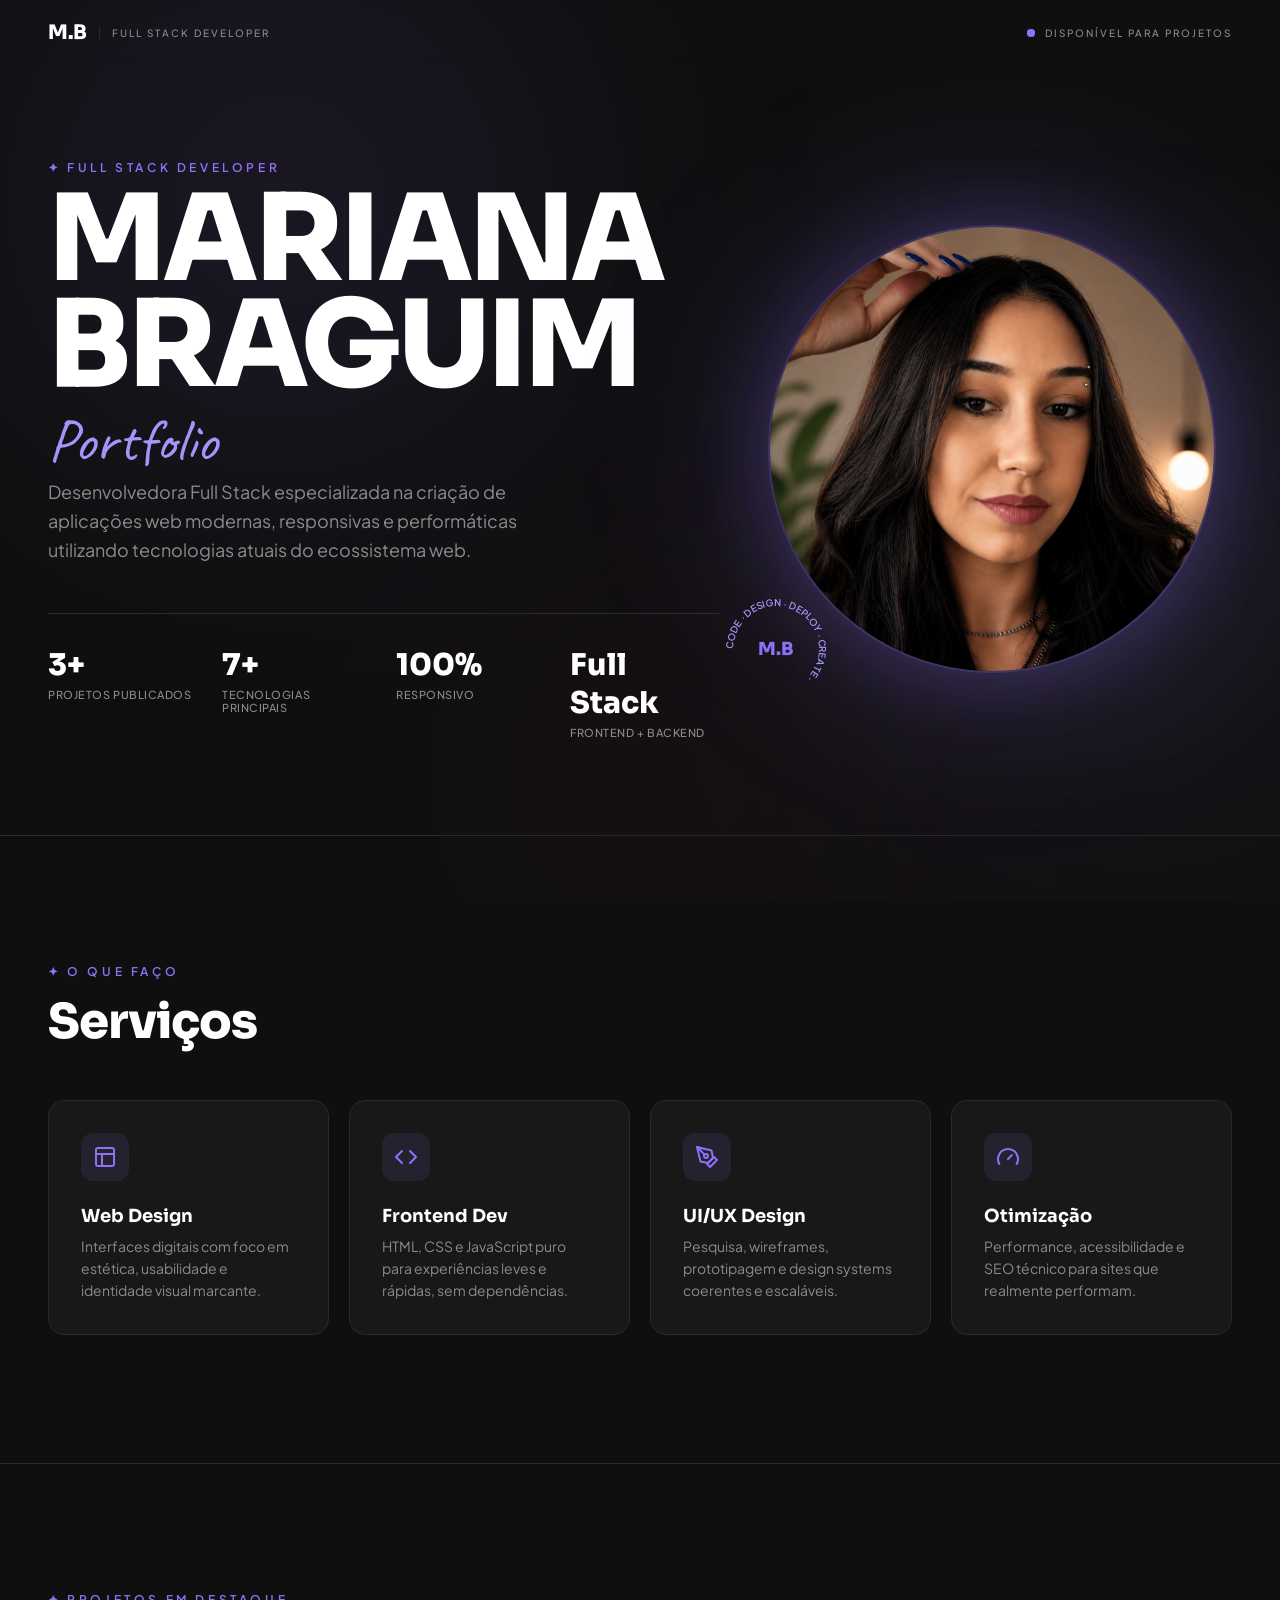
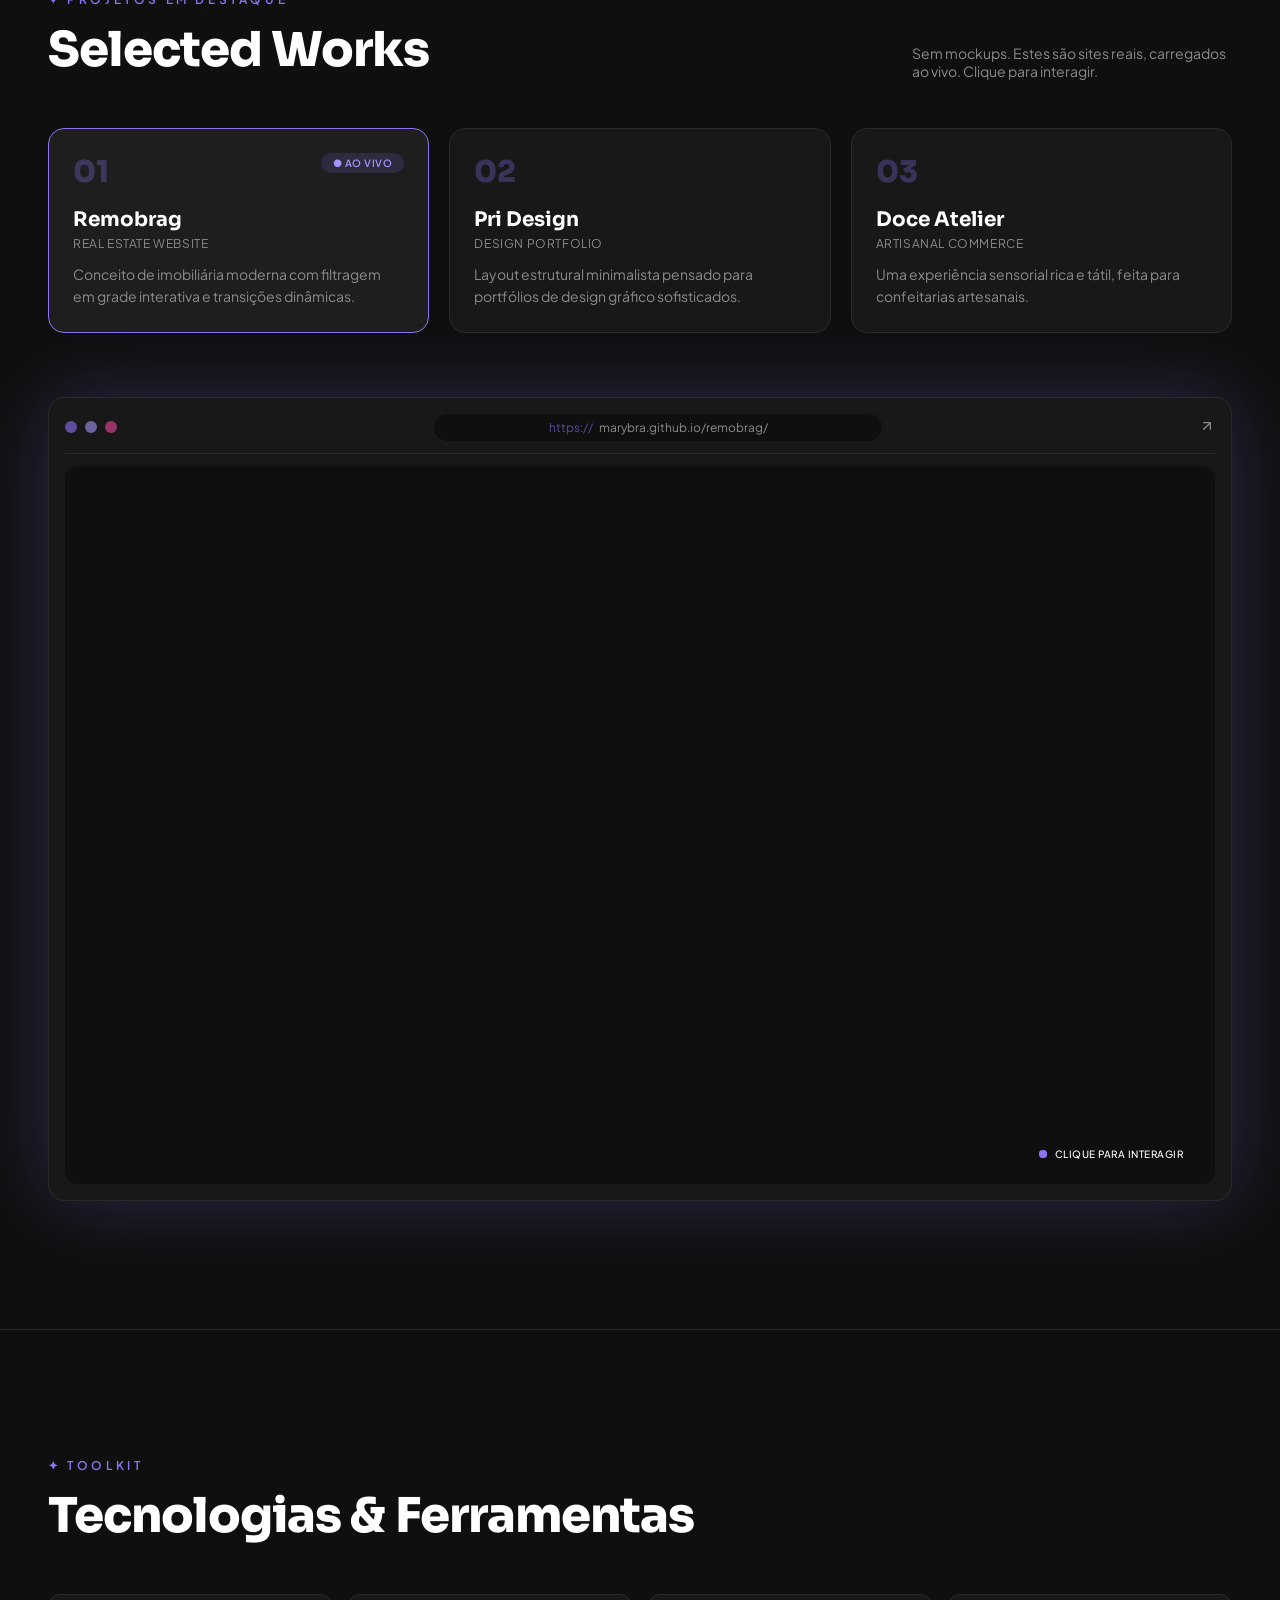
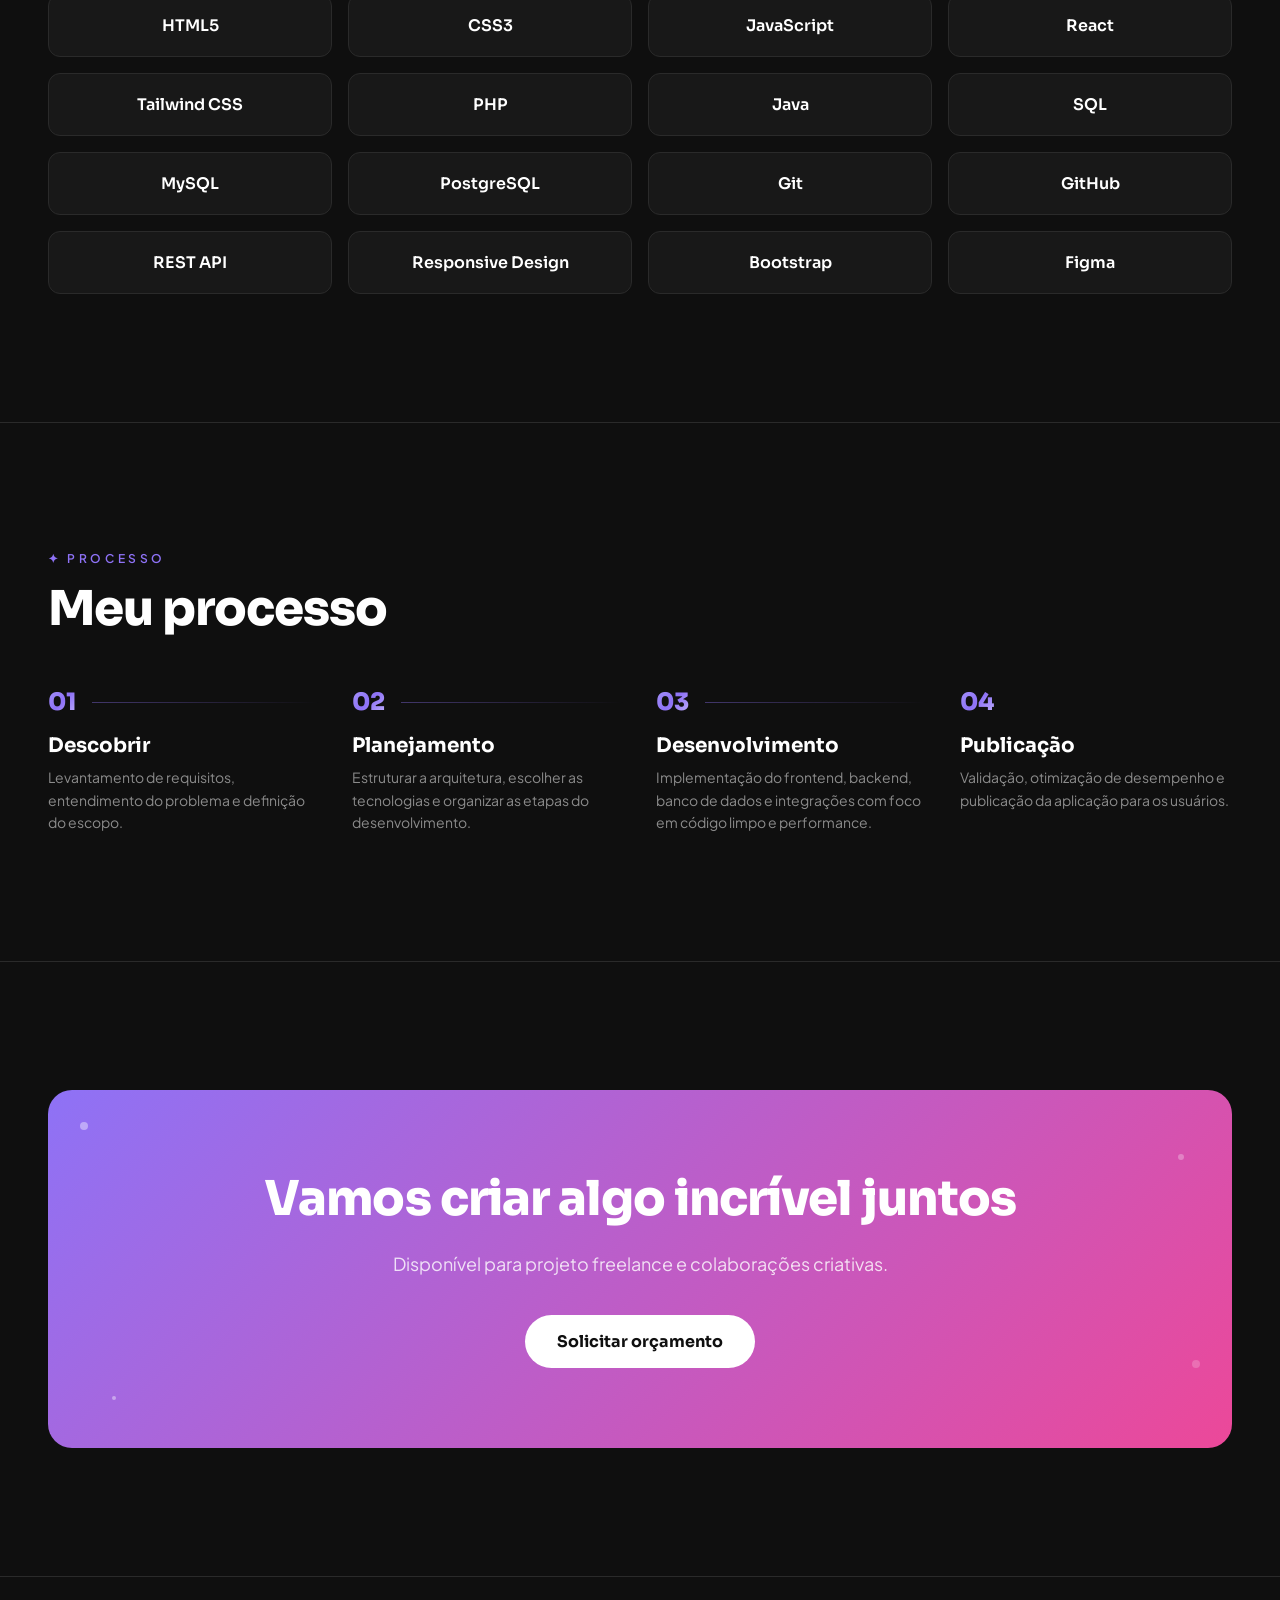
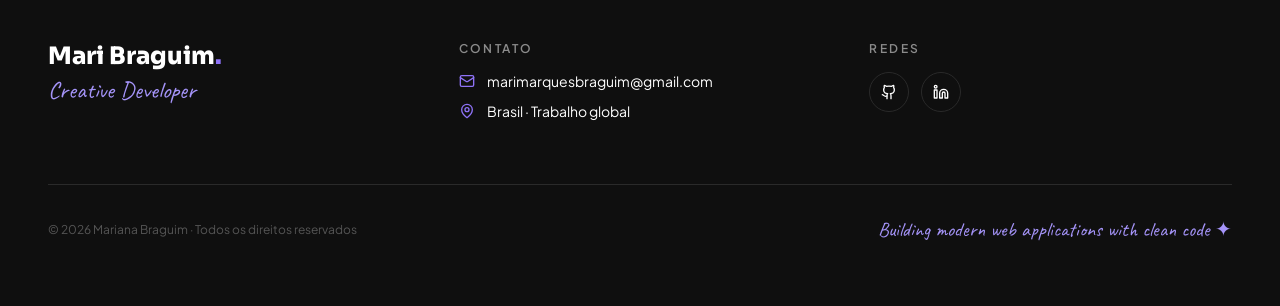
<file: index.html>
<!DOCTYPE html>
<html lang="pt-BR">
<head>
  <meta charset="UTF-8">
  <meta name="viewport" content="width=device-width, initial-scale=1.0">
  <title>Mariana Braguim — Creative Developer</title>
  <meta name="description" content="Portfolio de Mariana 'Mary' Braguim — Full Stack Developer. Crio experiências digitais que inspiram e conectam.">
  <link rel="preconnect" href="https://fonts.googleapis.com">
  <link rel="preconnect" href="https://fonts.gstatic.com" crossorigin>
  <link href="https://fonts.googleapis.com/css2?family=Sora:wght@400;600;700;800&family=Plus+Jakarta+Sans:wght@300;400;500;600;700&family=Caveat:wght@500;600;700&display=swap" rel="stylesheet">
  <link rel="stylesheet" href="styles.css">
</head>
<body>

  <!-- ===== BACKGROUND GLOW ===== -->
  <div class="bg-glow" aria-hidden="true">
    <div class="orb orb-1"></div>
    <div class="orb orb-2"></div>
    <div class="orb orb-3"></div>
  </div>

  <!-- ===== NAV ===== -->
  <nav class="nav">
    <div class="nav-left">
      <span class="nav-logo">M.B</span>
      <span class="nav-label">Full Stack Developer</span>
    </div>
    <div class="nav-right">
      <span class="pulse-dot"></span>
      <span class="nav-status">Disponível para projetos</span>
    </div>
  </nav>

  <!-- ===== HERO ===== -->
  <section class="hero">
    <div class="hero-grid">
      <!-- Left: Text -->
      <div class="hero-text">
        <p class="eyebrow">
        ✦ Full Stack Developer
        </p>

        <h1 class="hero-title">
        <span class="hero-title-line">MARIANA</span>
        <span class="hero-title-line">BRAGUIM</span>
        </h1>

        <p class="hero-script">
        Portfolio
        </p>

        <p class="hero-bio">
        Desenvolvedora Full Stack especializada na criação de aplicações web modernas, responsivas e performáticas utilizando tecnologias atuais do ecossistema web.
        </p>

        <div class="stats">
          <div class="stat">
            <p class="stat-value">3+</p>
            <p class="stat-label">Projetos publicados</p>
          </div>
          <div class="stat">
            <p class="stat-value">7+</p>
            <p class="stat-label">Tecnologias principais</p>
          </div>
          <div class="stat">
            <p class="stat-value">100%</p>
            <p class="stat-label">Responsivo</p>
          </div>
          <div class="stat">
            <p class="stat-value">Full Stack</p>
            <p class="stat-label">Frontend + Backend</p>
          </div>
        </div>
      </div>

      <!-- Right: Portrait + Badge -->
      <div class="hero-portrait-wrap">
        <div class="portrait-glow"></div>
        <!-- SUBSTITUA O src PELA SUA FOTO -->
        <img
          class="portrait"
          src="profile.png"
          alt="Mariana Braguim"
        />
        <div class="rotating-badge">
          <div class="badge-rotate">
            <svg viewBox="0 0 100 100">
              <defs>
                <path id="badge-circle" d="M 50,50 m -38,0 a 38,38 0 1,1 76,0 a 38,38 0 1,1 -76,0" fill="none" />
              </defs>
              <text class="badge-text">
                <textPath href="#badge-circle">CODE · DESIGN · DEPLOY · CREATE ·</textPath>
              </text>
            </svg>
          </div>
          <span class="badge-center">M.B</span>
        </div>
      </div>
    </div>
  </section>

  <!-- ===== SERVICES ===== -->
  <section class="section services">
    <div class="container">
      <p class="eyebrow">✦ O que faço</p>
      <h2 class="section-title">Serviços</h2>
      <div class="cards-grid">
        <div class="service-card">
          <div class="service-icon">
            <svg viewBox="0 0 24 24" fill="none" stroke="currentColor" stroke-width="2" stroke-linecap="round" stroke-linejoin="round"><rect width="18" height="18" x="3" y="3" rx="2"/><path d="M3 9h18"/><path d="M9 21V9"/></svg>
          </div>
          <h3>Web Design</h3>
          <p>Interfaces digitais com foco em estética, usabilidade e identidade visual marcante.</p>
        </div>
        <div class="service-card">
          <div class="service-icon">
            <svg viewBox="0 0 24 24" fill="none" stroke="currentColor" stroke-width="2" stroke-linecap="round" stroke-linejoin="round"><polyline points="16 18 22 12 16 6"/><polyline points="8 6 2 12 8 18"/></svg>
          </div>
          <h3>Frontend Dev</h3>
          <p>HTML, CSS e JavaScript puro para experiências leves e rápidas, sem dependências.</p>
        </div>
        <div class="service-card">
          <div class="service-icon">
            <svg viewBox="0 0 24 24" fill="none" stroke="currentColor" stroke-width="2" stroke-linecap="round" stroke-linejoin="round"><path d="M12 19l7-7 3 3-7 7-3-3z"/><path d="M18 13l-1.5-7.5L2 2l3.5 14.5L13 18l5-5z"/><path d="M2 2l7.586 7.586"/><circle cx="11" cy="11" r="2"/></svg>
          </div>
          <h3>UI/UX Design</h3>
          <p>Pesquisa, wireframes, prototipagem e design systems coerentes e escaláveis.</p>
        </div>
        <div class="service-card">
          <div class="service-icon">
            <svg viewBox="0 0 24 24" fill="none" stroke="currentColor" stroke-width="2" stroke-linecap="round" stroke-linejoin="round"><path d="M12 14l4-4"/><path d="M3.34 19a10 10 0 1 1 17.32 0"/></svg>
          </div>
          <h3>Otimização</h3>
          <p>Performance, acessibilidade e SEO técnico para sites que realmente performam.</p>
        </div>
      </div>
    </div>
  </section>

  <!-- ===== PROJECTS ===== -->
  <section class="section projects" id="projects">
    <div class="container">
      <div class="projects-header">
        <div>
          <p class="eyebrow">✦ Projetos em destaque</p>
          <h2 class="section-title">Selected Works</h2>
        </div>
        <p class="projects-sub">Sem mockups. Estes são sites reais, carregados ao vivo. Clique para interagir.</p>
      </div>

      <div class="project-cards" id="projectCards">
        <button class="project-card active" data-index="0">
          <div class="project-card-top">
            <span class="project-num">01</span>
            <span class="project-live">● Ao vivo</span>
          </div>
          <h3>Remobrag</h3>
          <p class="project-category">Real Estate Website</p>
          <p class="project-desc">Conceito de imobiliária moderna com filtragem em grade interativa e transições dinâmicas.</p>
        </button>
        <button class="project-card" data-index="1">
          <div class="project-card-top">
            <span class="project-num">02</span>
          </div>
          <h3>Pri Design</h3>
          <p class="project-category">Design Portfolio</p>
          <p class="project-desc">Layout estrutural minimalista pensado para portfólios de design gráfico sofisticados.</p>
        </button>
        <button class="project-card" data-index="2">
          <div class="project-card-top">
            <span class="project-num">03</span>
          </div>
          <h3>Doce Atelier</h3>
          <p class="project-category">Artisanal Commerce</p>
          <p class="project-desc">Uma experiência sensorial rica e tátil, feita para confeitarias artesanais.</p>
        </button>
      </div>

      <div class="viewport">
        <div class="browser-header">
          <div class="browser-dots">
            <span class="dot dot-1"></span>
            <span class="dot dot-2"></span>
            <span class="dot dot-3"></span>
          </div>
          <div class="url-bar">
            <span class="url-https">https://</span>
            <span class="url-text" id="urlText">marybra.github.io/remobrag/</span>
          </div>
          <a href="https://marybra.github.io/remobrag/" target="_blank" rel="noopener" class="browser-open" id="browserOpen">
            <svg viewBox="0 0 24 24" fill="none" stroke="currentColor" stroke-width="2" stroke-linecap="round" stroke-linejoin="round" width="16" height="16"><path d="M7 7h10v10"/><path d="M7 17 17 7"/></svg>
          </a>
        </div>
        <div class="iframe-wrap">
          <iframe id="projectFrame" src="https://marybra.github.io/remobrag/" title="Preview ao vivo" loading="lazy" sandbox="allow-scripts allow-same-origin"></iframe>
          <div class="live-cue">
            <span class="live-pulse"></span>
            <span>Clique para interagir</span>
          </div>
        </div>
      </div>
    </div>
  </section>

  <!-- ===== TOOLKIT ===== -->
  <section class="section toolkit">
    <div class="container">
      <p class="eyebrow">✦ Toolkit</p>
      <h2 class="section-title">Tecnologias &amp; Ferramentas</h2>
      <div class="toolkit-grid">
        <div class="tool">HTML5</div>
        <div class="tool">CSS3</div>
        <div class="tool">JavaScript</div>
        <div class="tool">React</div>
        <div class="tool">Tailwind CSS</div>
        <div class="tool">PHP</div>
        <div class="tool">Java</div>
        <div class="tool">SQL</div>
        <div class="tool">MySQL</div>
        <div class="tool">PostgreSQL</div>
        <div class="tool">Git</div>
        <div class="tool">GitHub</div>
        <div class="tool">REST API</div>
        <div class="tool">Responsive Design</div>
        <div class="tool">Bootstrap</div>
        <div class="tool">Figma</div>
      </div>
    </div>
  </section>

  <!-- ===== PROCESS ===== -->
  <section class="section process">
    <div class="container">
      <p class="eyebrow">✦ Processo</p>
      <h2 class="section-title">Meu processo</h2>
      <div class="process-grid">
        <div class="process-step">
          <div class="process-top">
            <span class="process-num">01</span>
            <div class="process-line"></div>
          </div>
          <h3>Descobrir</h3>
          <p>Levantamento de requisitos, entendimento do problema e definição do escopo.</p>
        </div>
        <div class="process-step">
          <div class="process-top">
            <span class="process-num">02</span>
            <div class="process-line"></div>
          </div>
          <h3>Planejamento</h3>
          <p>Estruturar a arquitetura, escolher as tecnologias e organizar as etapas do desenvolvimento.</p>
        </div>
        <div class="process-step">
          <div class="process-top">
            <span class="process-num">03</span>
            <div class="process-line"></div>
          </div>
          <h3>Desenvolvimento</h3>
          <p>Implementação do frontend, backend, banco de dados e integrações com foco em código limpo e performance.</p>
        </div>
        <div class="process-step">
          <div class="process-top">
            <span class="process-num">04</span>
          </div>
          <h3>Publicação</h3>
          <p>Validação, otimização de desempenho e publicação da aplicação para os usuários.</p>
        </div>
      </div>
    </div>
  </section>

  <!-- ===== CTA ===== -->
  <section class="section cta-section">
    <div class="container">
      <div class="cta-card">
        <span class="sparkle s1"></span>
        <span class="sparkle s2"></span>
        <span class="sparkle s3"></span>
        <span class="sparkle s4"></span>
        <h2 class="cta-title">Vamos criar algo incrível juntos</h2>
        <p class="cta-sub">Disponível para projeto freelance e colaborações criativas.</p>
        <a
            href="https://wa.me/5541999439031"
            target="_blank"
            class="cta-btn">

            Solicitar orçamento
        </a>
      </div>
    </div>
  </section>

  <!-- ===== FOOTER ===== -->
  <footer class="footer">
    <div class="container">
      <div class="footer-grid">
        <div>
          <p class="footer-logo">Mari Braguim<span>.</span></p>
          <p class="footer-script">Creative Developer</p>
        </div>
        <div>
          <p class="footer-label">Contato</p>
          <div class="footer-contact">
            <a href="mailto:marimarquesbraguim@gmail.com">
              <svg viewBox="0 0 24 24" fill="none" stroke="currentColor" stroke-width="2" stroke-linecap="round" stroke-linejoin="round" width="16" height="16"><rect width="20" height="16" x="2" y="4" rx="2"/><path d="m22 7-8.97 5.7a1.94 1.94 0 0 1-2.06 0L2 7"/></svg>
              marimarquesbraguim@gmail.com
            </a>
            <p>
              <svg viewBox="0 0 24 24" fill="none" stroke="currentColor" stroke-width="2" stroke-linecap="round" stroke-linejoin="round" width="16" height="16"><path d="M20 10c0 6-8 12-8 12s-8-6-8-12a8 8 0 0 1 16 0Z"/><circle cx="12" cy="10" r="3"/></svg>
              Brasil · Trabalho global
            </p>
          </div>
        </div>
        <div>
          <p class="footer-label">Redes</p>
          <div class="footer-social">
            <a href="https://github.com/marybra" target="_blank" rel="noopener" aria-label="GitHub">
              <svg viewBox="0 0 24 24" fill="none" stroke="currentColor" stroke-width="2" stroke-linecap="round" stroke-linejoin="round" width="16" height="16"><path d="M15 22v-4a4.8 4.8 0 0 0-1-3.5c3 0 6-2 6-5.5.08-1.25-.27-2.48-1-3.5.28-1.15.28-2.35 0-3.5 0 0-1 0-3 1.5-2.64-.5-5.36-.5-8 0C6 2 5 2 5 2c-.3 1.15-.3 2.35 0 3.5A5.4 5.4 0 0 0 4 9c0 3.5 3 5.5 6 5.5-.39.49-.68 1.05-.85 1.65-.17.6-.22 1.23-.15 1.85v4"/><path d="M9 18c-4.51 2-5-2-7-2"/></svg>
            </a>
            <a href="https://www.linkedin.com/in/mariana-braguim" target="_blank" rel="noopener" aria-label="LinkedIn">
              <svg viewBox="0 0 24 24" fill="none" stroke="currentColor" stroke-width="2" stroke-linecap="round" stroke-linejoin="round" width="16" height="16"><path d="M16 8a6 6 0 0 1 6 6v7h-4v-7a2 2 0 0 0-4 0v7h-4v-7a6 6 0 0 1 6-6z"/><rect width="4" height="12" x="2" y="9"/><circle cx="4" cy="4" r="2"/></svg>
            </a>
            <!-- <a href="https://www.instagram.com" target="_blank" rel="noopener" aria-label="Instagram">
              <svg viewBox="0 0 24 24" fill="none" stroke="currentColor" stroke-width="2" stroke-linecap="round" stroke-linejoin="round" width="16" height="16"><rect width="20" height="20" x="2" y="2" rx="5"/><path d="M16 11.37A4 4 0 1 1 12.63 8 4 4 0 0 1 16 11.37z"/><line x1="17.5" y1="6.5" x2="17.51" y2="6.5"/></svg>
            </a> -->
          </div>
        </div>
      </div>
      <div class="footer-bottom">
        <p>© 2026 Mariana Braguim · Todos os direitos reservados</p>
        <p class="footer-tagline">Building modern web applications with clean code ✦</p>
      </div>
    </div>
  </footer>

  <script src="script.js"></script>
</body>
</html>
</file>
<file: styles.css>
/* ===== RESET & BASE ===== */
*,
*::before,
*::after {
  margin: 0;
  padding: 0;
  box-sizing: border-box;
}

:root {
  --bg: #0f0f0f;
  --surface: #181818;
  --surface-2: #1e1e1e;
  --border: #2a2a2a;
  --text: #ffffff;
  --text-muted: #8b8b8b;
  --purple: #8e72f6;
  --lavender: #a594f9;
  --pink: #ec4899;
  --font-display: "Sora", sans-serif;
  --font-body: "Plus Jakarta Sans", sans-serif;
  --font-script: "Caveat", cursive;
}

html {
  scroll-behavior: smooth;
}

body {
  background-color: var(--bg);
  color: var(--text);
  font-family: var(--font-body);
  -webkit-font-smoothing: antialiased;
  overflow-x: hidden;
}

::selection {
  background: var(--purple);
  color: #fff;
}

a {
  color: inherit;
  text-decoration: none;
}

.container {
  max-width: 120rem;
  margin: 0 auto;
  padding: 0 1.5rem;
}

@media (min-width: 768px) {
  .container {
    padding: 0 3rem;
  }
}

.eyebrow {
  font-size: 0.75rem;
  text-transform: uppercase;
  letter-spacing: 0.3em;
  color: var(--purple);
  margin-bottom: 0.75rem;
  font-weight: 600;
}

.section-title {
  font-family: var(--font-display);
  font-size: clamp(2.25rem, 5vw, 3rem);
  font-weight: 800;
  color: var(--text);
  letter-spacing: -0.02em;
}

.section {
  position: relative;
  z-index: 1;
  border-top: 1px solid var(--border);
  padding: 6rem 0;
}

@media (min-width: 768px) {
  .section {
    padding: 8rem 0;
  }
}

/* ===== BACKGROUND GLOW ===== */
.bg-glow {
  position: fixed;
  inset: 0;
  z-index: 0;
  overflow: hidden;
  pointer-events: none;
}

.orb {
  position: absolute;
  border-radius: 50%;
  filter: blur(140px);
  animation: float-orb 20s ease-in-out infinite;
}

.orb-1 {
  top: -10rem;
  left: -5rem;
  width: 45rem;
  height: 45rem;
  background: radial-gradient(circle, var(--purple) 0%, transparent 70%);
  opacity: 0.2;
}

.orb-2 {
  top: 33%;
  right: -10rem;
  width: 38rem;
  height: 38rem;
  background: radial-gradient(circle, var(--lavender) 0%, transparent 70%);
  opacity: 0.15;
  animation-delay: 5s;
}

.orb-3 {
  bottom: -8rem;
  left: 33%;
  width: 32rem;
  height: 32rem;
  background: radial-gradient(circle, var(--pink) 0%, transparent 70%);
  opacity: 0.1;
  animation-delay: 10s;
}

@keyframes float-orb {
  0%,
  100% {
    transform: translate(0, 0) scale(1);
  }
  33% {
    transform: translate(40px, -50px) scale(1.1);
  }
  66% {
    transform: translate(-30px, 30px) scale(0.95);
  }
}

/* ===== NAV ===== */
.nav {
  position: fixed;
  top: 0;
  left: 0;
  right: 0;
  z-index: 50;
  display: flex;
  align-items: center;
  justify-content: space-between;
  padding: 1.25rem 1.5rem;
  backdrop-filter: blur(6px);
}

@media (min-width: 768px) {
  .nav {
    padding: 1.25rem 3rem;
  }
}

.nav-left {
  display: flex;
  align-items: center;
  gap: 0.75rem;
}

.nav-logo {
  font-family: var(--font-display);
  font-size: 1.25rem;
  font-weight: 800;
  color: var(--text);
  letter-spacing: -0.02em;
}

.nav-label {
  display: none;
  font-size: 0.625rem;
  text-transform: uppercase;
  letter-spacing: 0.2em;
  color: var(--text-muted);
  font-weight: 500;
  border-left: 1px solid var(--border);
  padding-left: 0.75rem;
}

@media (min-width: 768px) {
  .nav-label {
    display: inline;
  }
}

.nav-right {
  display: flex;
  align-items: center;
  gap: 0.625rem;
}

.pulse-dot {
  position: relative;
  display: inline-flex;
  width: 0.5rem;
  height: 0.5rem;
}

.pulse-dot::before {
  content: "";
  position: absolute;
  inset: 0;
  border-radius: 50%;
  background: var(--purple);
  animation: ping 1.5s cubic-bezier(0, 0, 0.2, 1) infinite;
  opacity: 0.75;
}

.pulse-dot::after {
  content: "";
  position: relative;
  display: inline-flex;
  border-radius: 50%;
  width: 0.5rem;
  height: 0.5rem;
  background: var(--purple);
}

.nav-status {
  font-size: 0.625rem;
  text-transform: uppercase;
  letter-spacing: 0.2em;
  color: var(--text-muted);
  font-weight: 500;
}

@keyframes ping {
  75%,
  100% {
    transform: scale(2);
    opacity: 0;
  }
}

/* ===== HERO ===== */
.hero {
  position: relative;
  z-index: 1;
  max-width: 120rem;
  margin: 0 auto;
  padding: 8rem 1.5rem 3rem;
}

@media (min-width: 768px) {
  .hero {
    padding: 10rem 3rem 6rem;
  }
}

.hero-grid {
  display: grid;
  grid-template-columns: 1fr;
  gap: 4rem;
  align-items: center;
}

@media (min-width: 1024px) {
  .hero-grid {
    grid-template-columns: 7fr 5fr;
    gap: 2rem;
  }
}

.hero-title {
  font-family: var(--font-display);
  font-size: clamp(3.5rem, 15vw, 7.5rem);
  font-weight: 800;
  text-transform: uppercase;
  line-height: 0.88;
  letter-spacing: -0.03em;
  color: var(--text);
}

.hero-title-line {
  display: block;
  opacity: 0;
  transform: translateY(30px);
  animation: fade-up 0.6s forwards;
}

.hero-title-line:nth-child(1) {
  animation-delay: 0.1s;
}
.hero-title-line:nth-child(2) {
  animation-delay: 0.25s;
}

.hero-script {
  font-family: var(--font-script);
  font-size: clamp(3rem, 6vw, 3.75rem);
  color: var(--lavender);
  margin-top: 0.25rem;
  opacity: 0;
  animation: fade-in 0.6s 0.4s forwards;
}

.hero-bio {
  /* margin-top: 2rem; */
  font-size: 1.125rem;
  color: var(--text-muted);
  max-width: 42ch;
  line-height: 1.6;
  opacity: 0;
  animation: fade-up 0.6s 0.5s forwards;
}

.stats {
  margin-top: 3rem;
  display: grid;
  grid-template-columns: repeat(2, 1fr);
  gap: 1.5rem;
  border-top: 1px solid var(--border);
  padding-top: 2rem;
}

@media (min-width: 768px) {
  .stats {
    grid-template-columns: repeat(4, 1fr);
  }
}

.stat {
  opacity: 0;
  animation: fade-up 0.4s forwards;
}

.stat:nth-child(1) {
  animation-delay: 0.6s;
}
.stat:nth-child(2) {
  animation-delay: 0.7s;
}
.stat:nth-child(3) {
  animation-delay: 0.8s;
}
.stat:nth-child(4) {
  animation-delay: 0.9s;
}

.stat-value {
  font-family: var(--font-display);
  font-size: 1.875rem;
  font-weight: 800;
  color: var(--text);
}

.stat-label {
  font-size: 0.6875rem;
  text-transform: uppercase;
  letter-spacing: 0.05em;
  color: var(--text-muted);
  margin-top: 0.25rem;
  font-weight: 500;
}

@keyframes fade-up {
  to {
    opacity: 1;
    transform: translateY(0);
  }
}

@keyframes fade-in {
  to {
    opacity: 1;
  }
}

/* Portrait */
.hero-portrait-wrap {
  display: flex;
  justify-content: center;
  position: relative;
}

.portrait-glow {
  position: absolute;
  inset: 0;
  border-radius: 50%;
  filter: blur(64px);
  opacity: 0.4;
  transform: scale(1.35);
  background: radial-gradient(circle, var(--purple) 0%, transparent 70%);
}

.portrait {
  position: relative;
  width: 14rem;
  height: 14rem;
  object-fit: cover;
  border-radius: 50%;
  border: 2px solid rgba(142, 114, 246, 0.3);
  box-shadow: 0 0 80px rgba(142, 114, 246, 0.25);
  opacity: 0;
  transform: scale(0.9);
  animation: portrait-in 0.7s 0.3s forwards;
}

@media (min-width: 768px) {
  .portrait {
    width: 28rem;
    height: 28rem;
  }
}

@keyframes portrait-in {
  to {
    opacity: 1;
    transform: scale(1);
  }
}

/* Rotating Badge */
.rotating-badge {
  position: absolute;
  bottom: -1.5rem;
  left: -1.5rem;
  width: 6rem;
  height: 6rem;
}

@media (min-width: 768px) {
  .rotating-badge {
    width: 7rem;
    height: 7rem;
    bottom: -2rem;
    left: -2rem;
  }
}

.badge-rotate {
  position: absolute;
  inset: 0;
  animation: rotate 14s linear infinite;
}

.badge-rotate svg {
  width: 100%;
  height: 100%;
}

.badge-text {
  font-size: 8.5px;
  fill: var(--lavender);
  text-transform: uppercase;
  font-weight: 600;
  font-family: var(--font-body);
}

.badge-center {
  position: absolute;
  inset: 0;
  display: flex;
  align-items: center;
  justify-content: center;
  font-family: var(--font-display);
  font-size: 1.125rem;
  font-weight: 800;
  color: var(--purple);
}

@keyframes rotate {
  to {
    transform: rotate(360deg);
  }
}

/* ===== SERVICES ===== */
.cards-grid {
  margin-top: 3rem;
  display: grid;
  grid-template-columns: 1fr;
  gap: 1.25rem;
}

@media (min-width: 768px) {
  .cards-grid {
    grid-template-columns: repeat(2, 1fr);
  }
}

@media (min-width: 1024px) {
  .cards-grid {
    grid-template-columns: repeat(4, 1fr);
  }
}

.service-card {
  border-radius: 1rem;
  border: 1px solid var(--border);
  background: var(--surface);
  padding: 2rem;
  transition: all 0.3s;
}

.service-card:hover {
  border-color: rgba(142, 114, 246, 0.5);
  background: var(--surface-2);
}

.service-icon {
  width: 3rem;
  height: 3rem;
  border-radius: 0.75rem;
  background: rgba(142, 114, 246, 0.1);
  display: flex;
  align-items: center;
  justify-content: center;
  margin-bottom: 1.5rem;
  transition: all 0.3s;
}

.service-icon svg {
  width: 1.5rem;
  height: 1.5rem;
  color: var(--purple);
}

.service-card:hover .service-icon {
  background: rgba(142, 114, 246, 0.2);
  transform: scale(1.1);
}

.service-card h3 {
  font-family: var(--font-display);
  font-size: 1.125rem;
  font-weight: 700;
  color: var(--text);
  margin-bottom: 0.5rem;
}

.service-card p {
  font-size: 0.875rem;
  color: var(--text-muted);
  line-height: 1.6;
}

/* ===== PROJECTS ===== */
.projects-header {
  display: flex;
  flex-direction: column;
  gap: 1rem;
  margin-bottom: 3rem;
}

@media (min-width: 768px) {
  .projects-header {
    flex-direction: row;
    align-items: flex-end;
    justify-content: space-between;
  }
}

.projects-sub {
  font-size: 0.875rem;
  color: var(--text-muted);
  max-width: 32ch;
}

.project-cards {
  display: grid;
  grid-template-columns: 1fr;
  gap: 1.25rem;
  margin-bottom: 4rem;
}

@media (min-width: 768px) {
  .project-cards {
    grid-template-columns: repeat(3, 1fr);
  }
}

.project-card {
  text-align: left;
  border-radius: 1rem;
  border: 1px solid var(--border);
  background: var(--surface);
  padding: 1.5rem;
  cursor: pointer;
  color: var(--text);
  font-family: var(--font-body);
  transition: all 0.3s;
}

.project-card:hover {
  border-color: rgba(142, 114, 246, 0.4);
}

.project-card.active {
  border-color: var(--purple);
  background: var(--surface-2);
}

.project-card-top {
  display: flex;
  align-items: flex-start;
  justify-content: space-between;
  margin-bottom: 1rem;
}

.project-num {
  font-family: var(--font-display);
  font-size: 1.875rem;
  font-weight: 800;
  color: rgba(142, 114, 246, 0.3);
}

.project-live {
  border-radius: 9999px;
  background: rgba(142, 114, 246, 0.15);
  padding: 0.25rem 0.75rem;
  font-size: 0.625rem;
  text-transform: uppercase;
  letter-spacing: 0.05em;
  color: var(--lavender);
  font-weight: 600;
}

.project-card h3 {
  font-family: var(--font-display);
  font-size: 1.25rem;
  font-weight: 700;
  color: var(--text);
  margin-bottom: 0.25rem;
}

.project-category {
  font-size: 0.75rem;
  text-transform: uppercase;
  letter-spacing: 0.05em;
  color: var(--text-muted);
  margin-bottom: 0.75rem;
}

.project-desc {
  font-size: 0.875rem;
  color: var(--text-muted);
  line-height: 1.6;
}

/* Viewport */
.viewport {
  border-radius: 1rem;
  border: 1px solid var(--border);
  background: var(--surface);
  padding: 0.75rem;
  box-shadow: 0 0 80px rgba(142, 114, 246, 0.25);
}

@media (min-width: 768px) {
  .viewport {
    padding: 1rem;
  }
}

.browser-header {
  display: flex;
  align-items: center;
  justify-content: space-between;
  border-bottom: 1px solid var(--border);
  padding-bottom: 0.75rem;
  margin-bottom: 0.75rem;
}

.browser-dots {
  display: flex;
  gap: 0.5rem;
}

.dot {
  width: 0.75rem;
  height: 0.75rem;
  border-radius: 50%;
}

.dot-1 {
  background: rgba(142, 114, 246, 0.6);
}
.dot-2 {
  background: rgba(165, 148, 249, 0.6);
}
.dot-3 {
  background: rgba(236, 72, 153, 0.6);
}

.url-bar {
  display: flex;
  align-items: center;
  gap: 0.375rem;
  border-radius: 9999px;
  background: var(--bg);
  padding: 0.375rem 1rem;
  font-size: 0.75rem;
  max-width: 28rem;
  overflow: hidden;
  margin: 0 1rem;
  flex: 1;
  justify-content: center;
}

.url-https {
  color: rgba(142, 114, 246, 0.6);
  flex-shrink: 0;
}

.url-text {
  color: var(--text-muted);
  white-space: nowrap;
  overflow: hidden;
  text-overflow: ellipsis;
}

.browser-open {
  flex-shrink: 0;
  color: var(--text-muted);
  transition: color 0.3s;
}

.browser-open:hover {
  color: var(--purple);
}

@media (max-width: 768px) {
  .iframe-wrap {
    aspect-ratio: 9/16;
    min-height: 70vh;
  }
}

.iframe-wrap {
  position: relative;
  width: 100%;
  aspect-ratio: 4/3;
  overflow: hidden;
  border-radius: 0.75rem;
  background: var(--bg);
}

@media (min-width: 768px) {
  .iframe-wrap {
    aspect-ratio: 16/10;
  }
}

.iframe-wrap iframe {
  position: absolute;
  inset: 0;
  width: 100%;
  height: 100%;
  border: 0;
}

.live-cue {
  position: absolute;
  bottom: 1rem;
  right: 1rem;
  display: flex;
  align-items: center;
  gap: 0.5rem;
  border-radius: 9999px;
  background: rgba(15, 15, 15, 0.8);
  padding: 0.5rem 1rem;
  backdrop-filter: blur(6px);
  font-size: 0.625rem;
  text-transform: uppercase;
  letter-spacing: 0.05em;
  color: #fff;
  font-weight: 500;
  pointer-events: none;
}

.live-pulse {
  position: relative;
  display: inline-flex;
  width: 0.5rem;
  height: 0.5rem;
}

.live-pulse::before {
  content: "";
  position: absolute;
  inset: 0;
  border-radius: 50%;
  background: var(--purple);
  animation: ping 1.5s cubic-bezier(0, 0, 0.2, 1) infinite;
  opacity: 0.75;
}

.live-pulse::after {
  content: "";
  position: relative;
  border-radius: 50%;
  width: 0.5rem;
  height: 0.5rem;
  background: var(--purple);
}

/* ===== TOOLKIT ===== */
.toolkit-grid {
  margin-top: 3rem;
  display: grid;
  grid-template-columns: repeat(2, 1fr);
  gap: 1rem;
}

@media (min-width: 768px) {
  .toolkit-grid {
    grid-template-columns: repeat(3, 1fr);
  }
}

@media (min-width: 1024px) {
  .toolkit-grid {
    grid-template-columns: repeat(4, 1fr);
  }
}

.tool {
  border-radius: 0.75rem;
  border: 1px solid var(--border);
  background: var(--surface);
  padding: 1.25rem;
  text-align: center;
  font-family: var(--font-display);
  font-size: 1rem;
  font-weight: 600;
  color: var(--text);
  transition: all 0.3s;
}

.tool:hover {
  border-color: rgba(142, 114, 246, 0.5);
  background: rgba(142, 114, 246, 0.05);
  color: var(--lavender);
}

/* ===== PROCESS ===== */
.process-grid {
  margin-top: 3rem;
  display: grid;
  grid-template-columns: 1fr;
  gap: 2rem;
}

@media (min-width: 768px) {
  .process-grid {
    grid-template-columns: repeat(4, 1fr);
  }
}

.process-top {
  display: flex;
  align-items: center;
  gap: 1rem;
  margin-bottom: 1rem;
}

.process-num {
  font-family: var(--font-display);
  font-size: 1.5rem;
  font-weight: 800;
  background: linear-gradient(135deg, var(--lavender), var(--purple), #c4b5fd);
  -webkit-background-clip: text;
  background-clip: text;
  -webkit-text-fill-color: transparent;
}

.process-line {
  flex: 1;
  height: 1px;
  background: linear-gradient(to right, rgba(142, 114, 246, 0.4), transparent);
}

.process-step h3 {
  font-family: var(--font-display);
  font-size: 1.25rem;
  font-weight: 700;
  color: var(--text);
  margin-bottom: 0.5rem;
}

.process-step p {
  font-size: 0.875rem;
  color: var(--text-muted);
  line-height: 1.6;
}

/* ===== CTA ===== */
.cta-card {
  position: relative;
  overflow: hidden;
  border-radius: 1.5rem;
  padding: 3rem 1.5rem;
  text-align: center;
  background: linear-gradient(135deg, var(--purple) 0%, var(--pink) 100%);
}

@media (min-width: 768px) {
  .cta-card {
    padding: 5rem;
  }
}

.sparkle {
  position: absolute;
  border-radius: 50%;
  background: rgba(255, 255, 255, 0.4);
}

.s1 {
  top: 2rem;
  left: 2rem;
  width: 0.5rem;
  height: 0.5rem;
}
.s2 {
  top: 4rem;
  right: 3rem;
  width: 0.375rem;
  height: 0.375rem;
  opacity: 0.7;
}
.s3 {
  bottom: 3rem;
  left: 4rem;
  width: 0.25rem;
  height: 0.25rem;
}
.s4 {
  bottom: 5rem;
  right: 2rem;
  width: 0.5rem;
  height: 0.5rem;
  opacity: 0.5;
}

.cta-title {
  font-family: var(--font-display);
  font-size: clamp(1.875rem, 5vw, 3rem);
  font-weight: 800;
  color: #fff;
  max-width: 22ch;
  margin: 0 auto;
  line-height: 1.2;
  letter-spacing: -0.02em;
}

.cta-sub {
  margin-top: 1.5rem;
  color: rgba(255, 255, 255, 0.8);
  font-size: 1.125rem;
  max-width: 40ch;
  margin-left: auto;
  margin-right: auto;
}

.cta-btn {
  margin-top: 2.5rem;
  display: inline-flex;
  align-items: center;
  gap: 0.75rem;
  border-radius: 9999px;
  background: #fff;
  padding: 1rem 2rem;
  font-family: var(--font-display);
  font-weight: 700;
  color: var(--bg);
  transition: gap 0.3s;
}

.cta-btn:hover {
  gap: 1rem;
}

/* ===== FOOTER ===== */
.footer {
  position: relative;
  z-index: 1;
  border-top: 1px solid var(--border);
  padding: 4rem 0;
}

.footer-grid {
  display: grid;
  grid-template-columns: 1fr;
  gap: 3rem;
}

@media (min-width: 768px) {
  .footer-grid {
    grid-template-columns: repeat(3, 1fr);
  }
}

.footer-logo {
  font-family: var(--font-display);
  font-size: 1.5rem;
  font-weight: 800;
  color: var(--text);
}

.footer-logo span {
  color: var(--purple);
}

.footer-script {
  font-family: var(--font-script);
  font-size: 1.5rem;
  color: var(--lavender);
  margin-top: 0.25rem;
}

.footer-label {
  font-size: 0.75rem;
  text-transform: uppercase;
  letter-spacing: 0.2em;
  color: var(--text-muted);
  margin-bottom: 1rem;
  font-weight: 600;
}

.footer-contact {
  display: flex;
  flex-direction: column;
  gap: 0.75rem;
}

.footer-contact a,
.footer-contact p {
  display: flex;
  align-items: center;
  gap: 0.75rem;
  font-size: 0.875rem;
  color: #fff;
}

.footer-contact a:hover {
  color: var(--purple);
}

.footer-contact svg {
  color: var(--purple);
}

.footer-social {
  display: flex;
  gap: 0.75rem;
}

.footer-social a {
  width: 2.5rem;
  height: 2.5rem;
  border-radius: 50%;
  border: 1px solid var(--border);
  display: flex;
  align-items: center;
  justify-content: center;
  color: #fff;
  transition: all 0.3s;
}

.footer-social a:hover {
  border-color: var(--purple);
  color: var(--purple);
}

.footer-bottom {
  margin-top: 4rem;
  padding-top: 2rem;
  border-top: 1px solid var(--border);
  display: flex;
  flex-direction: column;
  gap: 1rem;
  justify-content: space-between;
}

@media (min-width: 768px) {
  .footer-bottom {
    flex-direction: row;
    align-items: center;
  }
}

.footer-bottom p:first-child {
  font-size: 0.75rem;
  color: #555;
}

.footer-tagline {
  font-family: var(--font-script);
  font-size: 1.25rem;
  color: var(--lavender);
}

@media (max-width: 768px) {
  .browser-header {
    padding-bottom: 0.5rem;
    gap: 0.5rem;
  }

  .url-bar {
    min-width: 0;
    margin: 0 0.5rem;
    padding: 0.35rem 0.75rem;
    font-size: 0.65rem;
  }

  .url-https {
    display: none;
  }

  .browser-open {
    width: 32px;
    height: 32px;
    display: flex;
    align-items: center;
    justify-content: center;
  }

  .browser-dots {
    gap: 0.3rem;
  }

  .dot {
    width: 0.55rem;
    height: 0.55rem;
  }
}
</file>
